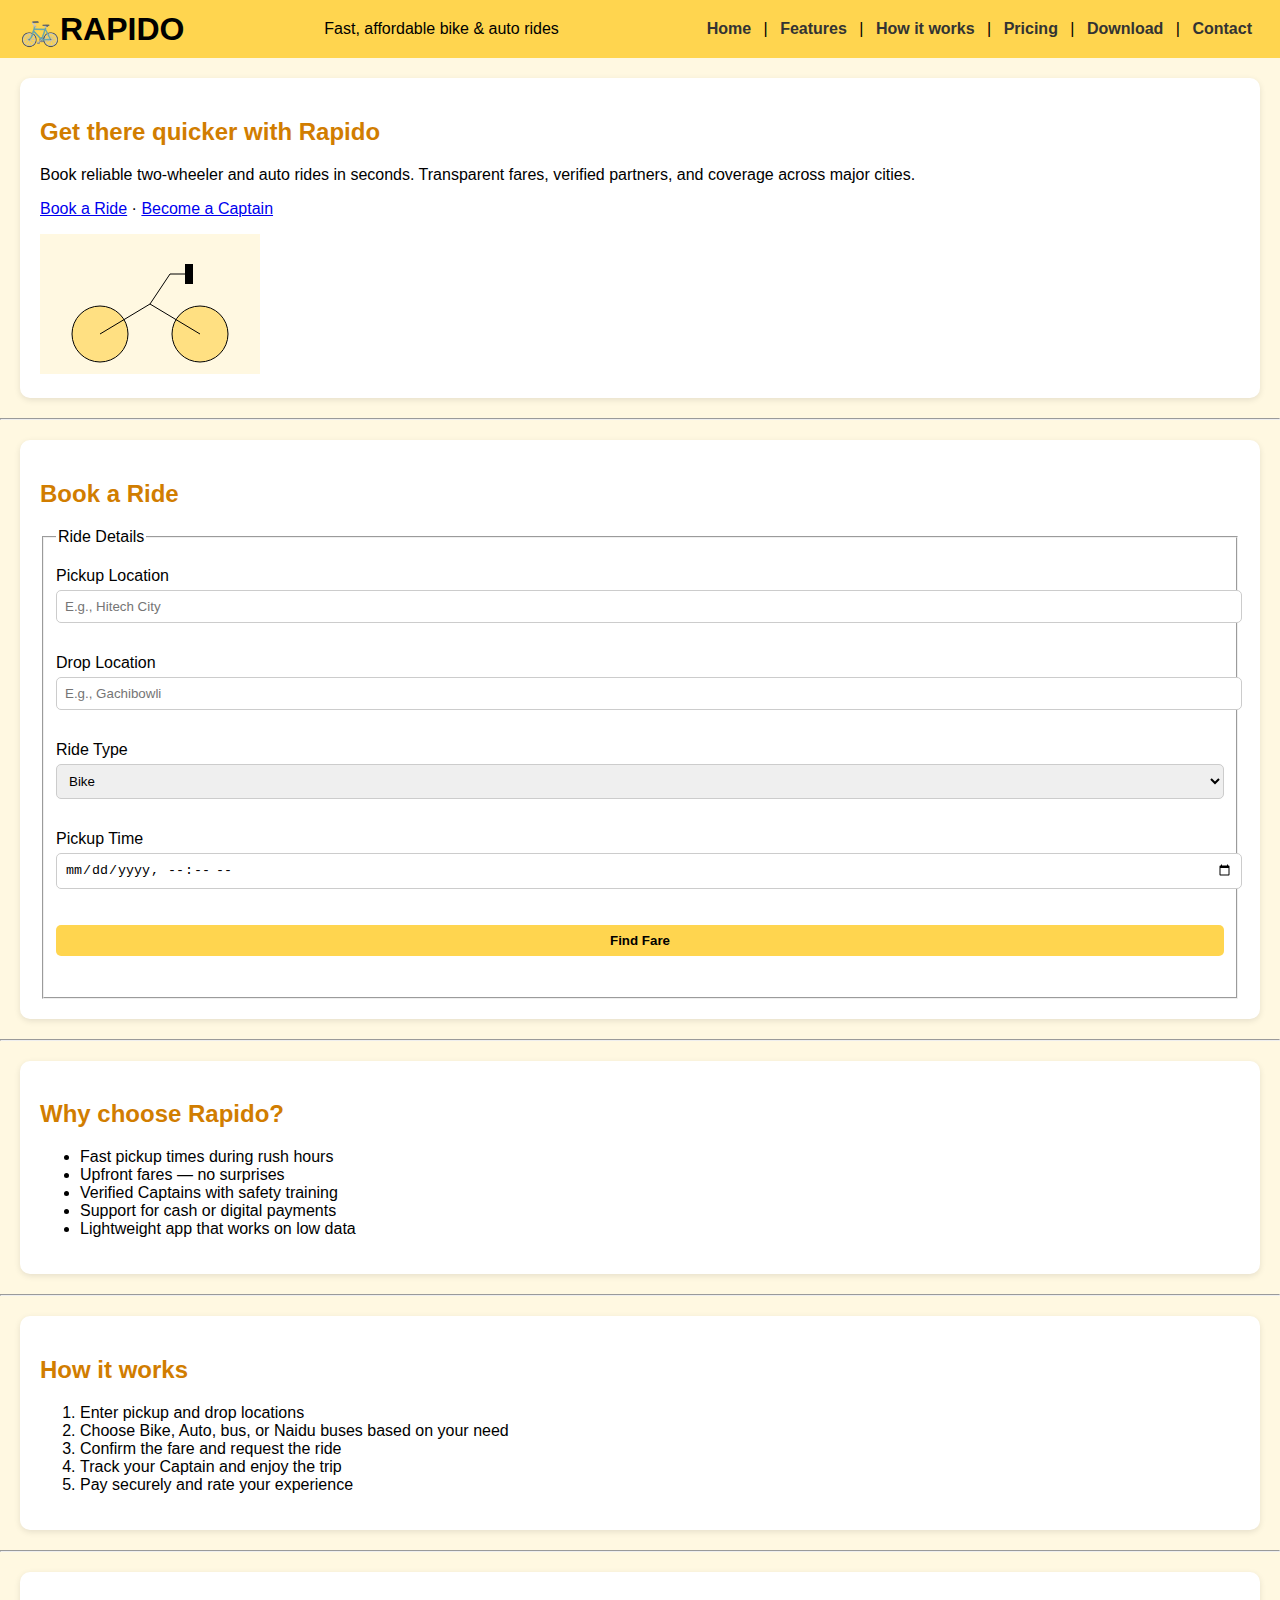
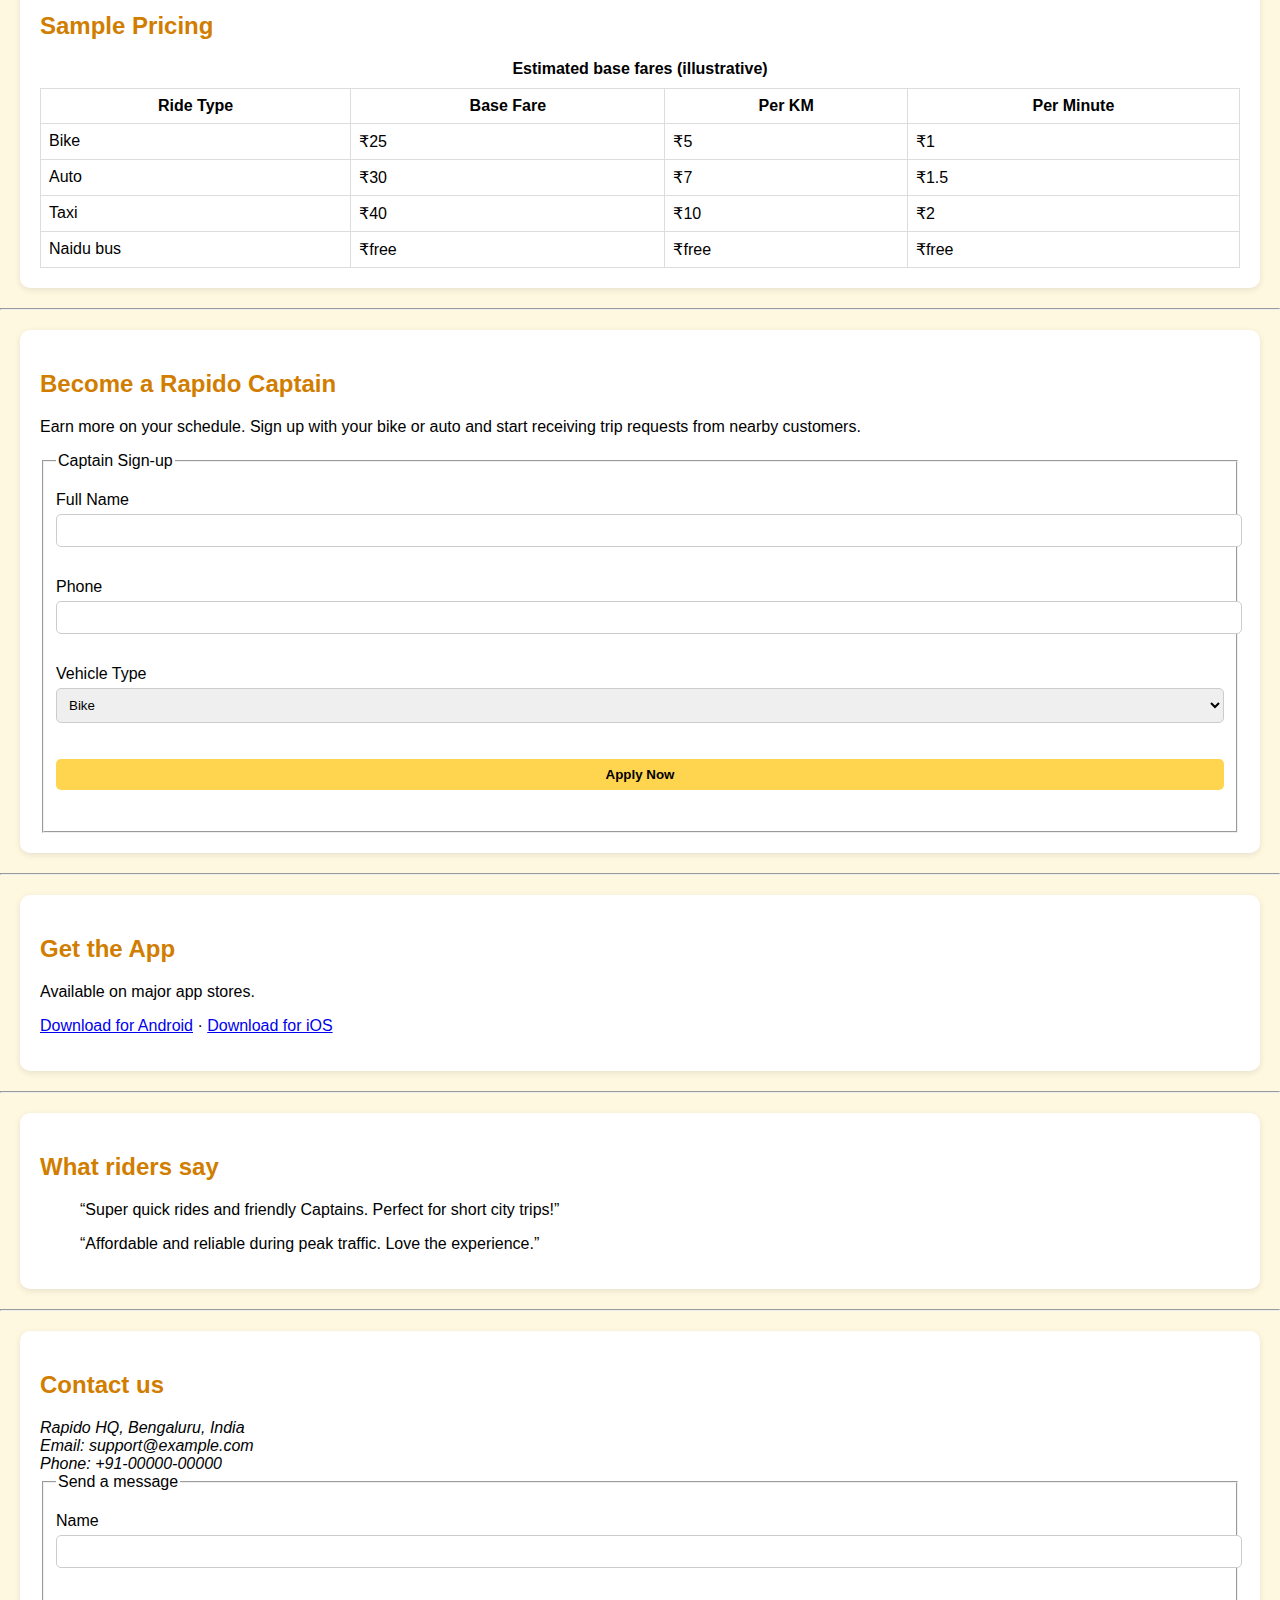
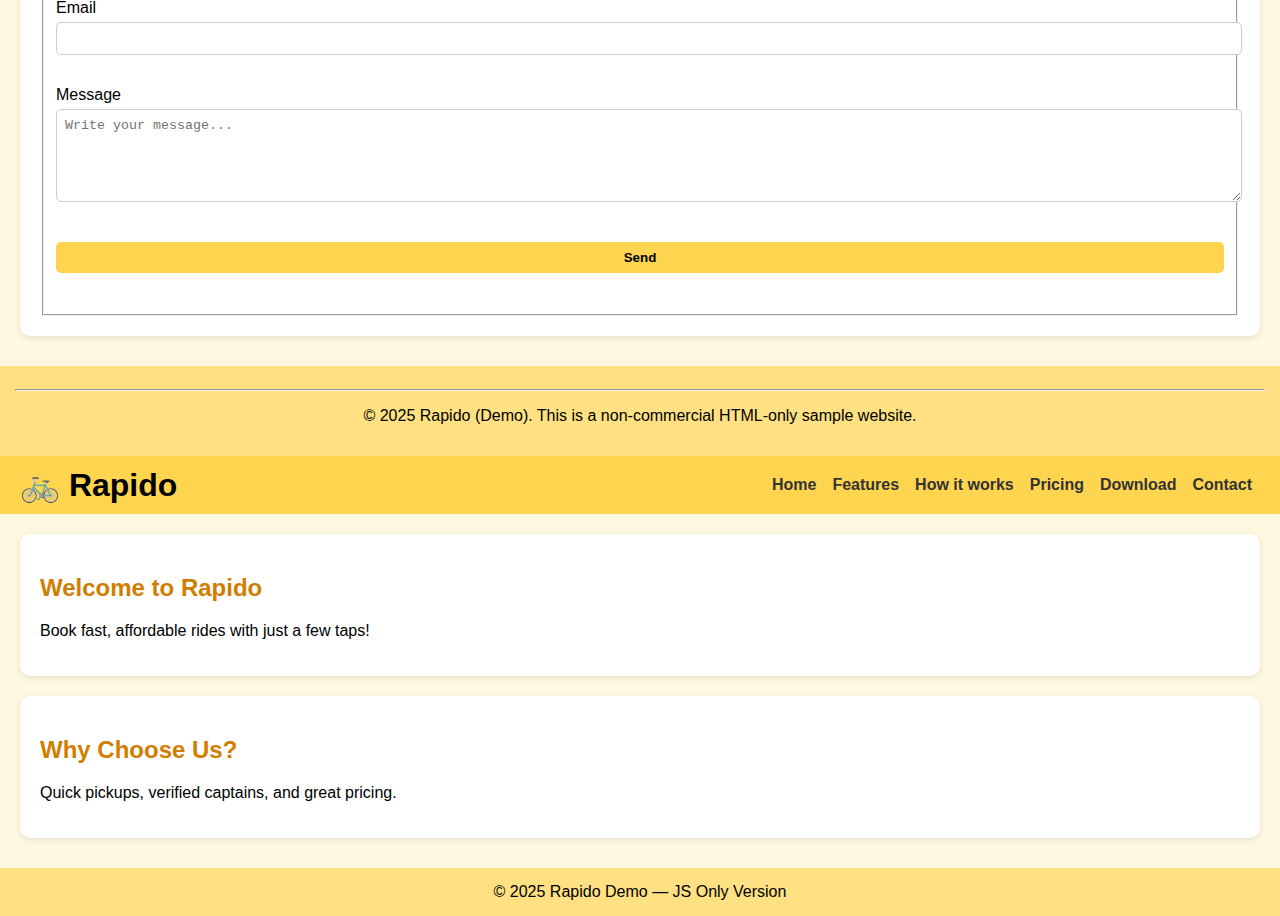
<file: index.html>
<!DOCTYPE html>
<html lang="en">
  <head>
    <meta charset="utf-8" />
    <meta name="viewport" content="width=device-width, initial-scale=1" />
    <title>Rapido — Simple HTML-Only Demo</title>
    <link rel="stylesheet" href="./rapidocss.css">
    <meta name="description" content="HTML-only demo of a Rapido-style ride booking landing page." />
  </head>
  <body>
    <!--
      ✅ HTML-ONLY IMPLEMENTATION
      No CSS, no JavaScript. This file uses just semantic HTML so it works everywhere.
      You can later add CSS/JS, but this version sticks strictly to HTML as requested.
    -->

    <!-- Top Bar -->
    <header>
    
      
         
            <h1 style="margin:0;">🚲RAPIDO</h1>
            <p style="margin:0;">Fast, affordable bike & auto rides</p>
        
         
            <nav aria-label="Main Navigation">
              <a href="#home">Home</a> |
              <a href="#features">Features</a> |
              <a href="#how">How it works</a> |
              <a href="#pricing">Pricing</a> |
              <a href="#download">Download</a> |
              <a href="#contact">Contact</a>
            </nav>
          
      
      
    </header>

    <main id="home">
      <!-- Hero -->
      <section>
      
              <h2>Get there quicker with Rapido</h2>
              <p>
                Book reliable two-wheeler and auto rides in seconds. Transparent
                fares, verified partners, and coverage across major cities.
              </p>
              <p>
                <a href="#book">Book a Ride</a> ·
                <a href="#partner">Become a Captain</a>
              </p>
           
            
              <!-- Simple inline SVG illustration (still pure HTML) -->
            


                <div class="cycle">
        <svg width="220" height="140" viewBox="0 0 220 140" role="img" aria-label="Bike illustration">
                <rect x="0" y="0" width="220" height="140" fill="#FFF8E1" />
                <circle cx="60" cy="100" r="28" fill="#FFE082" stroke="#000" />
                <circle cx="160" cy="100" r="28" fill="#FFE082" stroke="#000" />
                <line x1="60" y1="100" x2="110" y2="70" stroke="#000" />
                <line x1="110" y1="70" x2="160" y2="100" stroke="#000" />
                <line x1="110" y1="70" x2="130" y2="40" stroke="#000" />
                <line x1="130" y1="40" x2="150" y2="40" stroke="#000" />
                <rect x="145" y="30" width="8" height="20" fill="#000" />
              
      </svg>
    </div>
  </div>
           
      </section>

      <hr />

      <!-- Quick Booking Form (no JS) -->
      <section id="book" aria-label="Quick Booking">
        <h2>Book a Ride</h2>
        <form action="#" method="get">
          <fieldset>
            <legend>Ride Details</legend>
            <p>
              <label for="pickup">Pickup Location</label><br />
              <input id="pickup" name="pickup" type="text" placeholder="E.g., Hitech City" required />
            </p>
            <p>
              <label for="drop">Drop Location</label><br />
              <input id="drop" name="drop" type="text" placeholder="E.g., Gachibowli" required />
            </p>
            <p>
              <label for="type">Ride Type</label><br />
              <select id="type" name="type">
                <option>Bike</option>
                <option>Auto</option>
                <option>Taxi</option>
                 <option>Naidu buses</option>
              </select>
            </p>
            <p>
              <label for="time">Pickup Time</label><br />
              <input id="time" name="time" type="datetime-local" />
            </p>
            <p>
              <button type="submit">Find Fare</button>
            </p>
          </fieldset>
        </form>
      </section>

      <hr />

      <!-- Features -->
      <section id="features" aria-label="Key Features">
        <h2>Why choose Rapido?</h2>
        <ul>
          <li>Fast pickup times during rush hours</li>
          <li>Upfront fares — no surprises</li>
          <li>Verified Captains with safety training</li>
          <li>Support for cash or digital payments</li>
          <li>Lightweight app that works on low data</li>
        </ul>
      </section>

      <hr />

      <!-- How It Works -->
      <section id="how" aria-label="How it works">
        <h2>How it works</h2>
        <ol>
          <li>Enter pickup and drop locations</li>
          <li>Choose Bike, Auto, bus, or Naidu buses based on your need</li>
          <li>Confirm the fare and request the ride</li>
          <li>Track your Captain and enjoy the trip</li>
          <li>Pay securely and rate your experience</li>
        </ol>
      </section>

      <hr />

      <!-- Pricing (simple table) -->
      <section id="pricing" aria-label="Sample Pricing">
        <h2>Sample Pricing</h2>
        <table border="1" cellpadding="8" cellspacing="0">
          <caption>Estimated base fares (illustrative)</caption>
          <thead>
            <tr>
              <th>Ride Type</th>
              <th>Base Fare</th>
              <th>Per KM</th>
              <th>Per Minute</th>
            </tr>
          </thead>
          <tbody>
            <tr>
              <td>Bike</td>
              <td>₹25</td>
              <td>₹5</td>
              <td>₹1</td>
            </tr>
            <tr>
              <td>Auto</td>
              <td>₹30</td>
              <td>₹7</td>
              <td>₹1.5</td>
            </tr>
            <tr>
              <td>Taxi</td>
              <td>₹40</td>
              <td>₹10</td>
              <td>₹2</td>
            </tr>
              <td>Naidu bus</td>
              <td>₹free</td>
              <td>₹free</td>
              <td>₹free</td>
            </tr>
          </tbody>
        </table>
        
      </section>

      <hr />

      <!-- Partner Section -->
      <section id="partner" aria-label="Become a Captain">
        <h2>Become a Rapido Captain</h2>
        <p>
          Earn more on your schedule. Sign up with your bike or auto and start
          receiving trip requests from nearby customers.
        </p>
        <form action="#" method="post">
          <fieldset>
            <legend>Captain Sign-up</legend>
            <p>
              <label for="name">Full Name</label><br />
              <input id="name" name="name" type="text" required />
            </p>
            <p>
              <label for="phone">Phone</label><br />
              <input id="phone" name="phone" type="tel" required />
            </p>
            <p>
              <label for="vehicle">Vehicle Type</label><br />
              <select id="vehicle" name="vehicle">
                <option>Bike</option>
                <option>Auto</option>
              </select>
            </p>
            <p>
              <button type="submit">Apply Now</button>
            </p>
          </fieldset>
        </form>
      </section>

      <hr />

      <!-- Download Section -->
      <section id="download" aria-label="Download App">
        <h2>Get the App</h2>
        <p>Available on major app stores.</p>
        <p>
          <a href="#">Download for Android</a> ·
          <a href="#">Download for iOS</a>
        </p>
      </section>

      <hr />

      <!-- Testimonials -->
      <section aria-label="Testimonials">
        <h2>What riders say</h2>
        <blockquote>
          “Super quick rides and friendly Captains. Perfect for short city trips!”
        </blockquote>
        <blockquote>
          “Affordable and reliable during peak traffic. Love the experience.”
        </blockquote>
      </section>

      <hr />

      <!-- Contact -->
      <section id="contact" aria-label="Contact">
        <h2>Contact us</h2>
        <address>
          Rapido HQ, Bengaluru, India<br />
          Email: support@example.com<br />
          Phone: +91-00000-00000
        </address>
        <form action="#" method="post">
          <fieldset>
            <legend>Send a message</legend>
            <p>
              <label for="cname">Name</label><br />
              <input id="cname" name="cname" type="text" required />
            </p>
            <p>
              <label for="cemail">Email</label><br />
              <input id="cemail" name="cemail" type="email" required />
            </p>
            <p>
              <label for="cmsg">Message</label><br />
              <textarea id="cmsg" name="cmsg" rows="5" cols="40" placeholder="Write your message..."></textarea>
            </p>
            <p>
              <button type="submit">Send</button>
            </p>
          </fieldset>
        </form>
      </section>
    </main>

    <footer>
      <hr />
      <p align="center">
        © <time datetime="2025">2025</time> Rapido (Demo). This is a non-commercial HTML-only sample website.
      </p>
    </footer>
    <script src="./app.js"></script>
  </body>
</html>
</file>
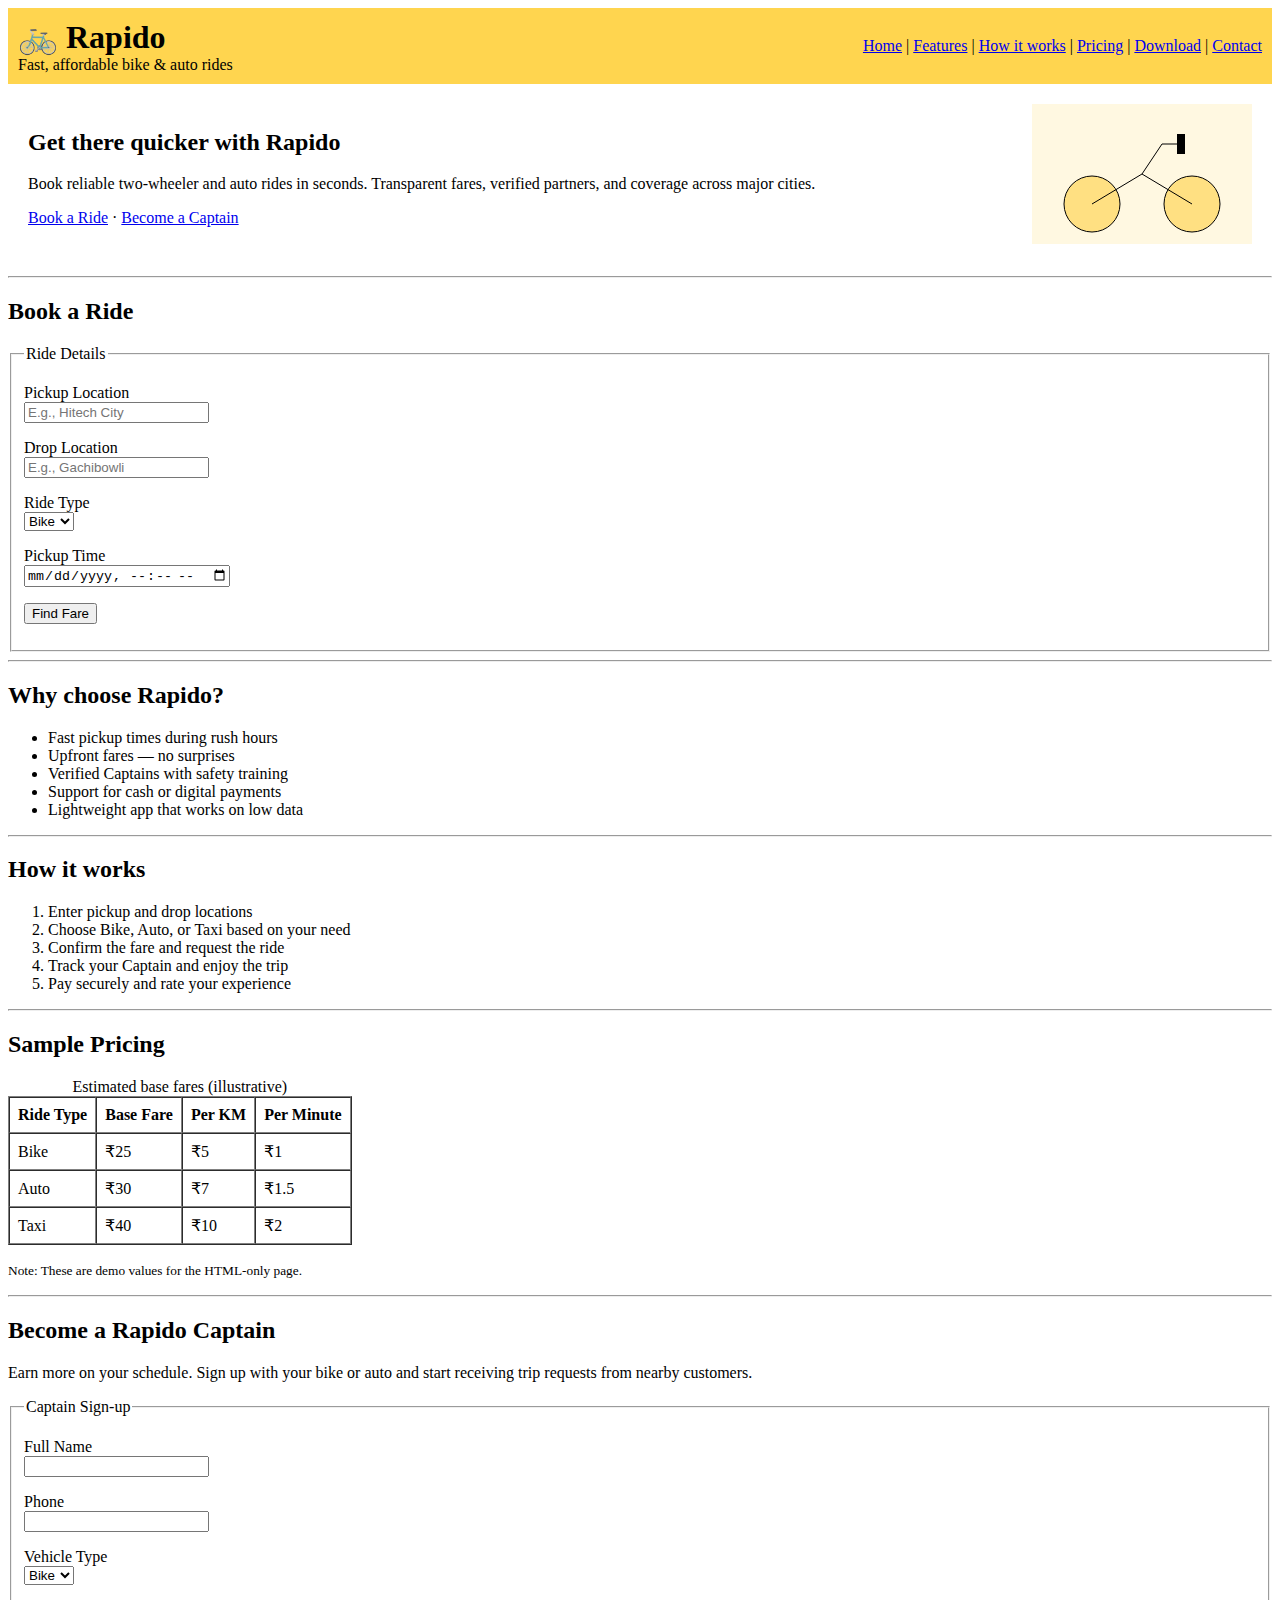
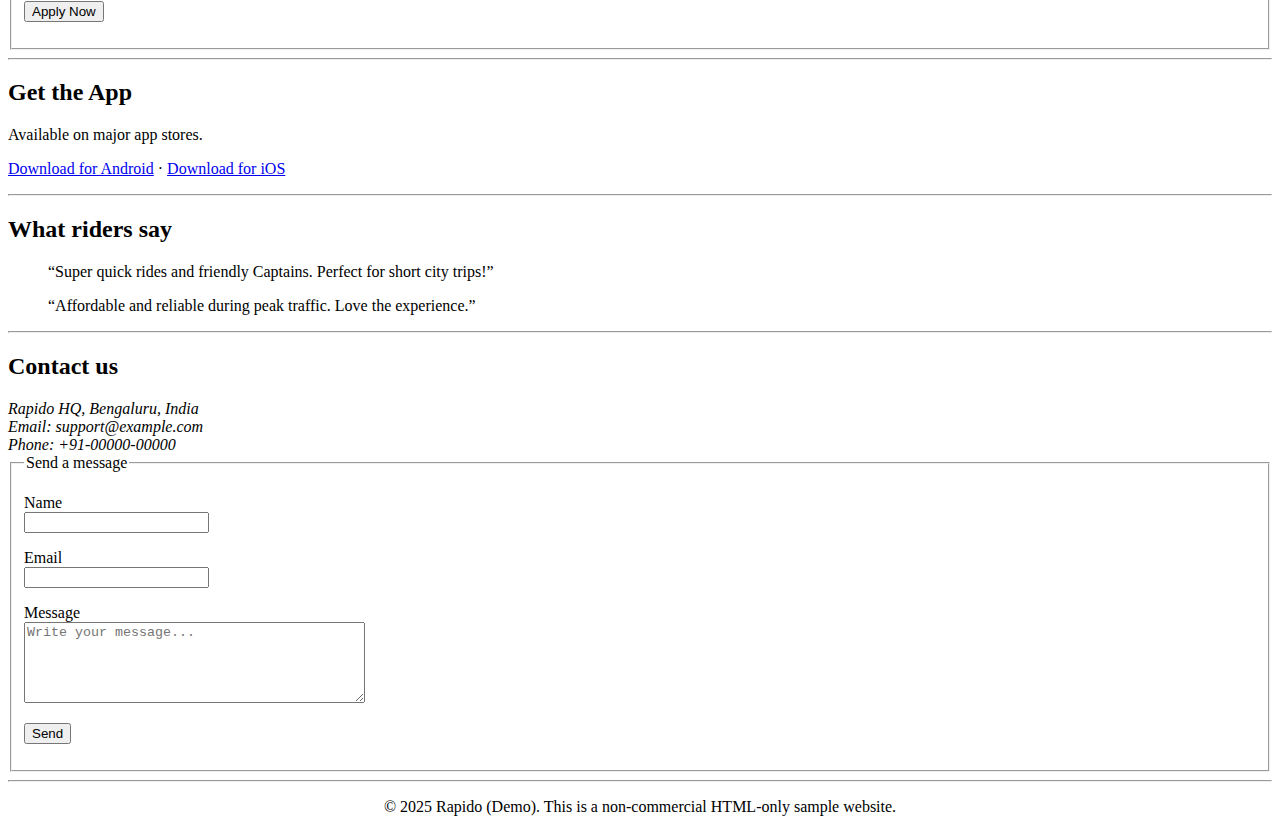
<file: rapdio.html>
<!DOCTYPE html>
<html lang="en">
  <head>
    <meta charset="utf-8" />
    <meta name="viewport" content="width=device-width, initial-scale=1" />
    <title>Rapido — Simple HTML-Only Demo</title>
    <meta name="description" content="HTML-only demo of a Rapido-style ride booking landing page." />
  </head>
  <body>
    <!--
      ✅ HTML-ONLY IMPLEMENTATION
      No CSS, no JavaScript. This file uses just semantic HTML so it works everywhere.
      You can later add CSS/JS, but this version sticks strictly to HTML as requested.
    -->

    <!-- Top Bar -->
    <header>
      <table width="100%" cellpadding="10" cellspacing="0" border="0">
        <tr bgcolor="#FFD54F">
          <td>
            <h1 style="margin:0;">🚲 Rapido</h1>
            <p style="margin:0;">Fast, affordable bike & auto rides</p>
          </td>
          <td align="right">
            <nav aria-label="Main Navigation">
              <a href="#home">Home</a> |
              <a href="#features">Features</a> |
              <a href="#how">How it works</a> |
              <a href="#pricing">Pricing</a> |
              <a href="#download">Download</a> |
              <a href="#contact">Contact</a>
            </nav>
          </td>
        </tr>
      </table>
    </header>

    <main id="home">
      <!-- Hero -->
      <section>
        <table width="100%" cellpadding="20" cellspacing="0">
          <tr>
            <td>
              <h2>Get there quicker with Rapido</h2>
              <p>
                Book reliable two-wheeler and auto rides in seconds. Transparent
                fares, verified partners, and coverage across major cities.
              </p>
              <p>
                <a href="#book">Book a Ride</a> ·
                <a href="#partner">Become a Captain</a>
              </p>
            </td>
            <td align="right">
              <!-- Simple inline SVG illustration (still pure HTML) -->
              <svg width="220" height="140" viewBox="0 0 220 140" role="img" aria-label="Bike illustration">
                <rect x="0" y="0" width="220" height="140" fill="#FFF8E1" />
                <circle cx="60" cy="100" r="28" fill="#FFE082" stroke="#000" />
                <circle cx="160" cy="100" r="28" fill="#FFE082" stroke="#000" />
                <line x1="60" y1="100" x2="110" y2="70" stroke="#000" />
                <line x1="110" y1="70" x2="160" y2="100" stroke="#000" />
                <line x1="110" y1="70" x2="130" y2="40" stroke="#000" />
                <line x1="130" y1="40" x2="150" y2="40" stroke="#000" />
                <rect x="145" y="30" width="8" height="20" fill="#000" />
              </svg>
            </td>
          </tr>
        </table>
      </section>

      <hr />

      <!-- Quick Booking Form (no JS) -->
      <section id="book" aria-label="Quick Booking">
        <h2>Book a Ride</h2>
        <form action="#" method="get">
          <fieldset>
            <legend>Ride Details</legend>
            <p>
              <label for="pickup">Pickup Location</label><br />
              <input id="pickup" name="pickup" type="text" placeholder="E.g., Hitech City" required />
            </p>
            <p>
              <label for="drop">Drop Location</label><br />
              <input id="drop" name="drop" type="text" placeholder="E.g., Gachibowli" required />
            </p>
            <p>
              <label for="type">Ride Type</label><br />
              <select id="type" name="type">
                <option>Bike</option>
                <option>Auto</option>
                <option>Taxi</option>
              </select>
            </p>
            <p>
              <label for="time">Pickup Time</label><br />
              <input id="time" name="time" type="datetime-local" />
            </p>
            <p>
              <button type="submit">Find Fare</button>
            </p>
          </fieldset>
        </form>
      </section>

      <hr />

      <!-- Features -->
      <section id="features" aria-label="Key Features">
        <h2>Why choose Rapido?</h2>
        <ul>
          <li>Fast pickup times during rush hours</li>
          <li>Upfront fares — no surprises</li>
          <li>Verified Captains with safety training</li>
          <li>Support for cash or digital payments</li>
          <li>Lightweight app that works on low data</li>
        </ul>
      </section>

      <hr />

      <!-- How It Works -->
      <section id="how" aria-label="How it works">
        <h2>How it works</h2>
        <ol>
          <li>Enter pickup and drop locations</li>
          <li>Choose Bike, Auto, or Taxi based on your need</li>
          <li>Confirm the fare and request the ride</li>
          <li>Track your Captain and enjoy the trip</li>
          <li>Pay securely and rate your experience</li>
        </ol>
      </section>

      <hr />

      <!-- Pricing (simple table) -->
      <section id="pricing" aria-label="Sample Pricing">
        <h2>Sample Pricing</h2>
        <table border="1" cellpadding="8" cellspacing="0">
          <caption>Estimated base fares (illustrative)</caption>
          <thead>
            <tr>
              <th>Ride Type</th>
              <th>Base Fare</th>
              <th>Per KM</th>
              <th>Per Minute</th>
            </tr>
          </thead>
          <tbody>
            <tr>
              <td>Bike</td>
              <td>₹25</td>
              <td>₹5</td>
              <td>₹1</td>
            </tr>
            <tr>
              <td>Auto</td>
              <td>₹30</td>
              <td>₹7</td>
              <td>₹1.5</td>
            </tr>
            <tr>
              <td>Taxi</td>
              <td>₹40</td>
              <td>₹10</td>
              <td>₹2</td>
            </tr>
          </tbody>
        </table>
        <p><small>Note: These are demo values for the HTML-only page.</small></p>
      </section>

      <hr />

      <!-- Partner Section -->
      <section id="partner" aria-label="Become a Captain">
        <h2>Become a Rapido Captain</h2>
        <p>
          Earn more on your schedule. Sign up with your bike or auto and start
          receiving trip requests from nearby customers.
        </p>
        <form action="#" method="post">
          <fieldset>
            <legend>Captain Sign-up</legend>
            <p>
              <label for="name">Full Name</label><br />
              <input id="name" name="name" type="text" required />
            </p>
            <p>
              <label for="phone">Phone</label><br />
              <input id="phone" name="phone" type="tel" required />
            </p>
            <p>
              <label for="vehicle">Vehicle Type</label><br />
              <select id="vehicle" name="vehicle">
                <option>Bike</option>
                <option>Auto</option>
              </select>
            </p>
            <p>
              <button type="submit">Apply Now</button>
            </p>
          </fieldset>
        </form>
      </section>

      <hr />

      <!-- Download Section -->
      <section id="download" aria-label="Download App">
        <h2>Get the App</h2>
        <p>Available on major app stores.</p>
        <p>
          <a href="#">Download for Android</a> ·
          <a href="#">Download for iOS</a>
        </p>
      </section>

      <hr />

      <!-- Testimonials -->
      <section aria-label="Testimonials">
        <h2>What riders say</h2>
        <blockquote>
          “Super quick rides and friendly Captains. Perfect for short city trips!”
        </blockquote>
        <blockquote>
          “Affordable and reliable during peak traffic. Love the experience.”
        </blockquote>
      </section>

      <hr />

      <!-- Contact -->
      <section id="contact" aria-label="Contact">
        <h2>Contact us</h2>
        <address>
          Rapido HQ, Bengaluru, India<br />
          Email: support@example.com<br />
          Phone: +91-00000-00000
        </address>
        <form action="#" method="post">
          <fieldset>
            <legend>Send a message</legend>
            <p>
              <label for="cname">Name</label><br />
              <input id="cname" name="cname" type="text" required />
            </p>
            <p>
              <label for="cemail">Email</label><br />
              <input id="cemail" name="cemail" type="email" required />
            </p>
            <p>
              <label for="cmsg">Message</label><br />
              <textarea id="cmsg" name="cmsg" rows="5" cols="40" placeholder="Write your message..."></textarea>
            </p>
            <p>
              <button type="submit">Send</button>
            </p>
          </fieldset>
        </form>
      </section>
    </main>

    <footer>
      <hr />
      <p align="center">
        © <time datetime="2025">2025</time> Rapido (Demo). This is a non-commercial HTML-only sample website.
      </p>
    </footer>
  </body>
</html>
</file>
<file: rapidocss.css>
<!DOCTYPE html>
<html lang="en">
<head>
  <meta charset="utf-8" />
  <meta name="viewport" content="width=device-width, initial-scale=1" />
  <title>Rapido — Styled HTML</title>
  <style>
    body {
      font-family: Arial, sans-serif;
      margin: 0;
      padding: 0;
      background: #fff8e1;
    }
    header {
      background: #ffd54f;
      padding: 10px 20px;
      display: flex;
      justify-content: space-between;
      align-items: center;
    }
    header h1 {
      margin: 0;
    }
    nav a {
      text-decoration: none;
      margin: 0 8px;
      color: #333;
      font-weight: bold;
    }
    section {
      padding: 20px;
      background: white;
      margin: 20px;
      border-radius: 10px;
      box-shadow: 0 2px 6px rgba(0,0,0,0.1);
    }
    h2 {
      color: #d17d00;
    }
    table {
      width: 100%;
      border-collapse: collapse;
    }
    table, th, td {
      border: 1px solid #ddd;
      padding: 8px;
    }
    table caption {
      margin-bottom: 10px;
      font-weight: bold;
    }
    form input, form select, form textarea, form button {
      width: 100%;
      padding: 8px;
      margin-top: 5px;
      margin-bottom: 15px;
      border-radius: 5px;
      border: 1px solid #ccc;
    }
    form button {
      background: #ffd54f;
      border: none;
      cursor: pointer;
      font-weight: bold;
    }
    footer {
      text-align: center;
      padding: 15px;
      background: #ffe082;
      margin-top: 30px;
    }
  </style>
</head>
<body>
  <header>
    <div>
      <h1>🚲 Rapido</h1>
      <p>Fast, affordable bike & auto rides</p>
    </div>
    <nav>
      <a href="#home">Home</a>
      <a href="#features">Features</a>
      <a href="#how">How it works</a>
      <a href="#pricing">Pricing</a>
      <a href="#download">Download</a>
      <a href="#contact">Contact</a>
    </nav>
  </header>

  <!-- MAIN CONTENT SAME AS BEFORE -->
  <!-- Paste previous sections (Hero, Book a Ride, Features, etc.) here without changing HTML structure -->

  <footer>
    <p>© 2025 Rapido (Demo). This is a non-commercial HTML+CSS sample website.</p>
  </footer>
</body>
</html>
</file>
